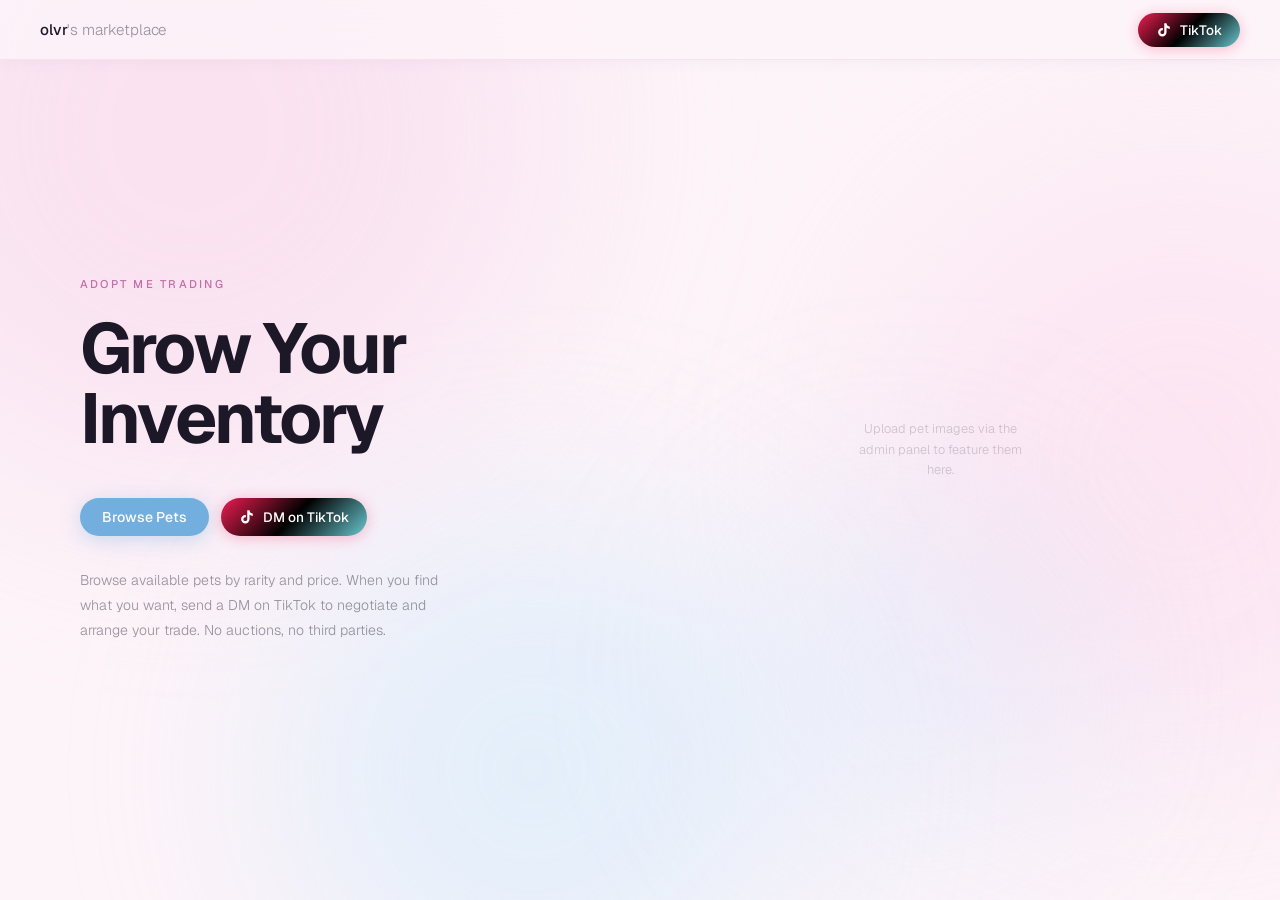
<file: index.html>
<!DOCTYPE html>
<html lang="en">
<head>

<link rel="icon" type="image/jpeg" href="favicon.jpg">
  
  <meta charset="UTF-8">
  <meta name="viewport" content="width=device-width, initial-scale=1.0">
  <title>olvr's marketplace</title>
  <link rel="preconnect" href="https://fonts.googleapis.com">
  <link href="https://fonts.googleapis.com/css2?family=Geist:wght@300;500;700&display=swap" rel="stylesheet">
  <link rel="stylesheet" href="style.css">
</head>
<body>

  <div class="bg-canvas">
    <div class="orb orb-1"></div>
    <div class="orb orb-2"></div>
    <div class="orb orb-3"></div>
    <div class="orb orb-4"></div>
  </div>

  <div class="page-wrap landing">

    <nav>
      <span class="nav-logo">olvr<span>'s marketplace</span></span>
      <div class="nav-right">
        <a href="#" id="nav-tiktok" class="tiktok-btn" target="_blank" rel="noopener">
          <svg viewBox="0 0 24 24" fill="currentColor"><path d="M19.59 6.69a4.83 4.83 0 01-3.77-4.25V2h-3.45v13.67a2.89 2.89 0 01-2.88 2.5 2.89 2.89 0 01-2.89-2.89 2.89 2.89 0 012.89-2.89c.28 0 .54.04.79.1V9.01a6.27 6.27 0 00-.79-.05 6.34 6.34 0 00-6.34 6.34 6.34 6.34 0 006.34 6.34 6.34 6.34 0 006.33-6.34V8.81a8.18 8.18 0 004.84 1.55V6.89a4.85 4.85 0 01-1.07-.2z"/></svg>
          TikTok
        </a>
      </div>
    </nav>

    <section class="hero">

      <div class="hero-left">
        <span class="hero-eyebrow">Adopt Me Trading</span>
        <h1 class="hero-slogan">Grow Your Inventory</h1>
        <div class="hero-actions">
          <a href="shop.html" class="btn btn-primary">Browse Pets</a>
          <a href="#" id="hero-tiktok" class="tiktok-btn" target="_blank" rel="noopener">
            <svg viewBox="0 0 24 24" fill="currentColor"><path d="M19.59 6.69a4.83 4.83 0 01-3.77-4.25V2h-3.45v13.67a2.89 2.89 0 01-2.88 2.5 2.89 2.89 0 01-2.89-2.89 2.89 2.89 0 012.89-2.89c.28 0 .54.04.79.1V9.01a6.27 6.27 0 00-.79-.05 6.34 6.34 0 00-6.34 6.34 6.34 6.34 0 006.34 6.34 6.34 6.34 0 006.33-6.34V8.81a8.18 8.18 0 004.84 1.55V6.89a4.85 4.85 0 01-1.07-.2z"/></svg>
            DM on TikTok
          </a>
        </div>
        <p class="hero-desc">Browse available pets by rarity and price. When you find what you want, send a DM on TikTok to negotiate and arrange your trade. No auctions, no third parties.</p>
      </div>

      <div class="hero-right" id="hero-right"></div>

    </section>

  </div>

  <script src="data.js"></script>
  <script>
    const s = getSettings();
    const ttUrl = 'https://www.tiktok.com/@' + s.tiktokUsername;
    document.getElementById('nav-tiktok').href  = ttUrl;
    document.getElementById('hero-tiktok').href = ttUrl;
    document.title = s.shopName;

    const withImages = getPets().filter(p => p.visible !== false && p.image);
    const featured = withImages.sort((a, b) => b.price - a.price)[0] || null;
    const right = document.getElementById('hero-right');

    if (featured) {
      right.innerHTML = `<img class="hero-featured-img" src="${featured.image}" alt="${featured.name}">`;
    } else {
      right.innerHTML = `<p class="hero-right-empty">Upload pet images via the admin panel to feature them here.</p>`;
    }
  </script>
</body>
</html>
</file>
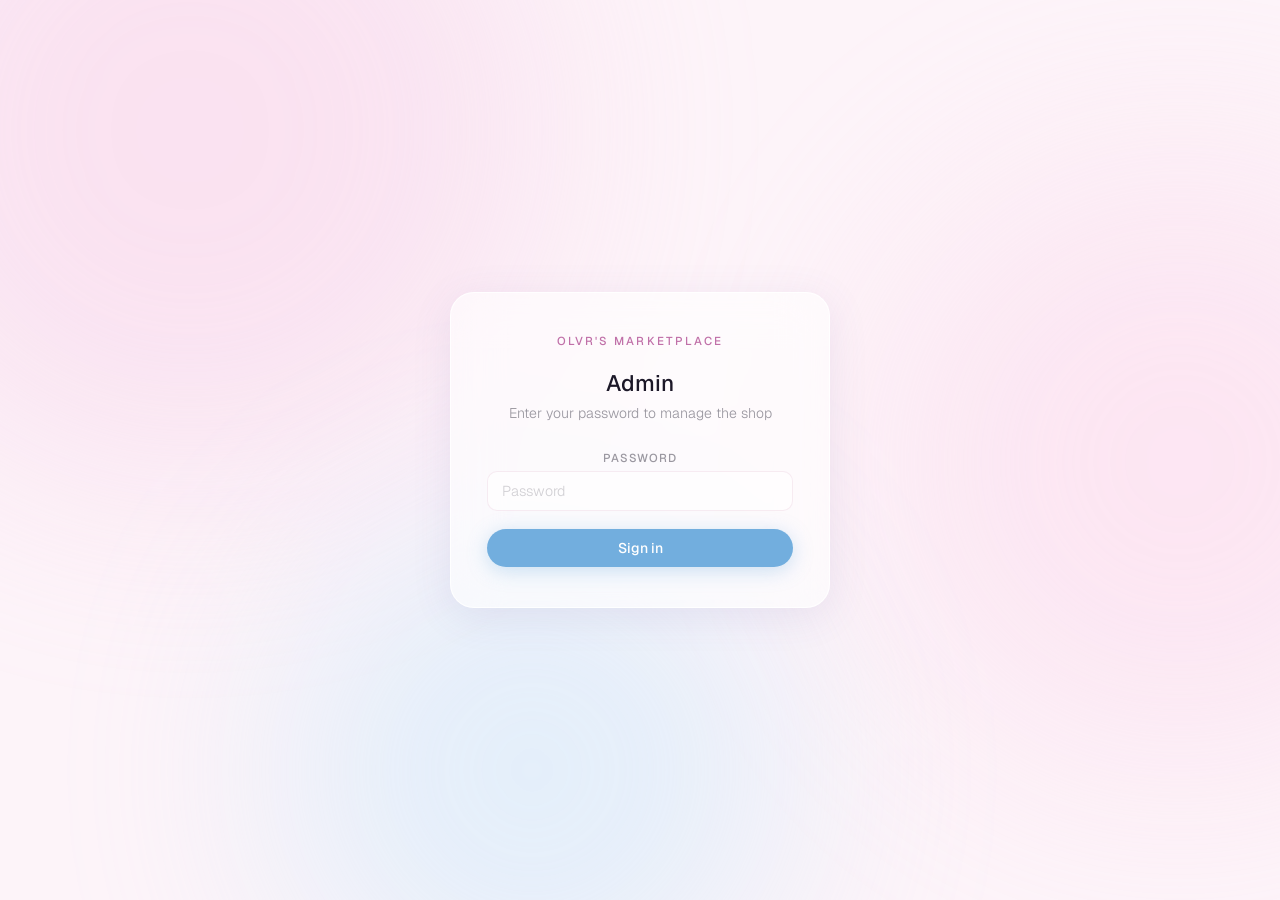
<file: admin.html>
<!DOCTYPE html>
<html lang="en">
<head>

  <link rel="icon" type="image/jpeg" href="favicon.jpg">
  
  <meta charset="UTF-8">
  <meta name="viewport" content="width=device-width, initial-scale=1.0">
  <title>olvr's marketplace</title>
  <link rel="preconnect" href="https://fonts.googleapis.com">
  <link href="https://fonts.googleapis.com/css2?family=Geist:wght@300;500&display=swap" rel="stylesheet">
  <link rel="stylesheet" href="style.css">
</head>
<body class="admin-body">

  <div class="bg-canvas">
    <div class="orb orb-1"></div>
    <div class="orb orb-2"></div>
    <div class="orb orb-3"></div>
  </div>
  <div class="grid-overlay"></div>

  <!-- Login -->
  <div id="login-screen" class="admin-login" style="position:relative;z-index:2">
    <div class="login-card">
      <p style="font-size:0.72rem;font-weight:500;letter-spacing:0.18em;text-transform:uppercase;color:var(--accent);margin-bottom:20px">olvr's marketplace</p>
      <h2>Admin</h2>
      <p>Enter your password to manage the shop</p>
      <div class="error-msg" id="login-error">Incorrect password</div>
      <div class="form-group">
        <label>Password</label>
        <input type="password" id="login-pw" placeholder="Password"
               onkeydown="if(event.key==='Enter')doLogin()">
      </div>
      <button class="btn btn-primary" style="width:100%;margin-top:4px" onclick="doLogin()">Sign in</button>
    </div>
  </div>

  <!-- Dashboard -->
  <div id="dashboard" style="display:none;position:relative;z-index:2">

    <div class="admin-nav">
      <h1>olvr's marketplace <span style="color:var(--subtle);font-weight:300;font-size:0.85rem">/ admin</span></h1>
      <div style="display:flex;gap:10px;align-items:center">
        <a href="shop.html" class="btn btn-sm">View shop</a>
        <button class="btn btn-sm" onclick="doLogout()">Sign out</button>
      </div>
    </div>

    <div class="admin-content">

      <!-- Stats -->
      <div class="admin-stats" id="admin-stats"></div>

      <!-- Settings -->
      <div class="admin-section">
        <h2>Settings</h2>
        <div class="settings-grid">
          <div class="form-group">
            <label>Shop Name</label>
            <input type="text" id="s-name" placeholder="olvr's marketplace">
          </div>
          <div class="form-group">
            <label>TikTok Username</label>
            <input type="text" id="s-tiktok" placeholder="olvr">
          </div>
          <div class="form-group">
            <label>Currency Symbol</label>
            <input type="text" id="s-currency" placeholder="$" style="max-width:80px">
          </div>
          <div class="form-group">
            <label>New Password</label>
            <input type="password" id="s-pw" placeholder="Leave blank to keep">
          </div>
        </div>
        <div style="margin-top:16px;display:flex;align-items:center;gap:14px">
          <button class="btn btn-primary" style="width:auto" onclick="saveSettingsForm()">Save settings</button>
          <span class="saved-msg" id="settings-saved">Saved</span>
        </div>
      </div>

      <!-- Add pet -->
      <div class="admin-section">
        <h2>Add New Pet</h2>
        <div class="add-pet-form" id="add-pet-form">
          <div class="form-group">
            <label>Name</label>
            <input type="text" id="np-name" placeholder="Shadow Dragon">
          </div>
          <div class="form-group">
            <label>Rarity</label>
            <select id="np-rarity">
              <option value="legendary">Legendary</option>
              <option value="ultra-rare">Ultra-Rare</option>
              <option value="rare">Rare</option>
              <option value="uncommon">Uncommon</option>
              <option value="common">Common</option>
            </select>
          </div>
          <div class="form-group">
            <label>Variant</label>
            <select id="np-variant">
              <option value="Normal">Normal</option>
              <option value="R">Ride (R)</option>
              <option value="FR">Fly Ride (FR)</option>
              <option value="NFR">Neon FR (NFR)</option>
              <option value="MFR">Mega NFR (MFR)</option>
            </select>
          </div>
          <div class="form-group">
            <label>Price</label>
            <input type="number" id="np-price" placeholder="45" min="0" step="0.01">
          </div>
          <div class="form-group">
            <label>Quantity</label>
            <input type="number" id="np-qty" placeholder="1" min="0">
          </div>
          <div class="form-group" style="grid-column:span 2">
            <label>Image (optional)</label>
            <div class="img-drop" id="np-drop" onclick="document.getElementById('np-img-input').click()">
              Click to upload image
              <img class="img-drop-preview" id="np-preview">
            </div>
            <input type="file" id="np-img-input" accept="image/*" style="display:none" onchange="previewNewPet(event)">
          </div>
          <div class="form-group" style="display:flex;align-items:flex-end">
            <button class="btn btn-primary" onclick="addPetForm()" style="white-space:nowrap;width:100%">Add Pet</button>
          </div>
        </div>
      </div>

      <!-- Pet table -->
      <div class="admin-section">
        <h2>Manage Pets</h2>
        <p style="font-size:0.8rem;font-weight:300;color:var(--muted);margin-bottom:16px">
          Edits save automatically on blur. Click the image thumbnail to change it.
        </p>
        <div style="overflow-x:auto">
          <table class="pet-table">
            <thead>
              <tr>
                <th>Image</th>
                <th>Name</th>
                <th>Rarity</th>
                <th>Variant</th>
                <th>Price</th>
                <th>Qty</th>
                <th>Visible</th>
                <th>Delete</th>
              </tr>
            </thead>
            <tbody id="pet-tbody"></tbody>
          </table>
        </div>
      </div>

    </div>
  </div>

  <script src="data.js"></script>
  <script>
    let authed = sessionStorage.getItem('adm') === '1';
    if (authed) showDash();

    async function doLogin() {
      const pw = document.getElementById('login-pw').value;
      const s  = getSettings();
      let match;
      if (s.adminPasswordHashed) {
        match = (await hashPassword(pw)) === s.adminPassword;
      } else {
        match = pw === s.adminPassword;
        if (match) {
          const h = await hashPassword(pw);
          saveSettings({ ...s, adminPassword: h, adminPasswordHashed: true });
        }
      }
      if (match) {
        sessionStorage.setItem('adm', '1');
        authed = true;
        showDash();
      } else {
        document.getElementById('login-error').style.display = 'block';
        document.getElementById('login-pw').value = '';
        document.getElementById('login-pw').focus();
      }
    }

    function doLogout() {
      sessionStorage.removeItem('adm');
      document.getElementById('dashboard').style.display = 'none';
      document.getElementById('login-screen').style.display = 'flex';
      document.getElementById('login-pw').value = '';
      document.getElementById('login-error').style.display = 'none';
    }

    function showDash() {
      document.getElementById('login-screen').style.display = 'none';
      document.getElementById('dashboard').style.display = 'block';
      loadSettingsForm();
      renderStats();
      renderTable();
    }

    function loadSettingsForm() {
      const s = getSettings();
      document.getElementById('s-name').value    = s.shopName;
      document.getElementById('s-tiktok').value  = s.tiktokUsername;
      document.getElementById('s-currency').value = s.currency || '$';
    }

    async function saveSettingsForm() {
      const cur   = getSettings();
      const newPw = document.getElementById('s-pw').value;
      let adminPassword       = cur.adminPassword;
      let adminPasswordHashed = cur.adminPasswordHashed !== false;
      if (newPw) {
        adminPassword       = await hashPassword(newPw);
        adminPasswordHashed = true;
      }
      saveSettings({
        shopName:            document.getElementById('s-name').value.trim()    || cur.shopName,
        tiktokUsername:      document.getElementById('s-tiktok').value.trim()  || cur.tiktokUsername,
        currency:            document.getElementById('s-currency').value.trim() || '$',
        adminPassword,
        adminPasswordHashed,
      });
      document.getElementById('s-pw').value = '';
      const msg = document.getElementById('settings-saved');
      msg.style.display = 'inline';
      setTimeout(() => msg.style.display = 'none', 2000);
      renderStats();
    }

    function renderStats() {
      const pets  = getPets();
      const vis   = pets.filter(p => p.visible !== false);
      const stock = vis.reduce((a,p) => a + (parseInt(p.quantity)||0), 0);
      const s     = getSettings();
      document.getElementById('admin-stats').innerHTML = `
        <div class="a-stat"><div class="a-stat-n">${pets.length}</div><div class="a-stat-l">Listings</div></div>
        <div class="a-stat"><div class="a-stat-n">${vis.length}</div><div class="a-stat-l">Visible</div></div>
        <div class="a-stat"><div class="a-stat-n">${stock}</div><div class="a-stat-l">Total Stock</div></div>
        <div class="a-stat"><div class="a-stat-n" style="font-size:1rem;word-break:break-all">@${s.tiktokUsername}</div><div class="a-stat-l">TikTok</div></div>`;
    }

    function esc(s) {
      return String(s||'').replace(/&/g,'&amp;').replace(/</g,'&lt;').replace(/>/g,'&gt;').replace(/"/g,'&quot;');
    }

    function renderTable() {
      const pets = getPets();
      document.getElementById('pet-tbody').innerHTML = pets.map(pet => {
        const vis = pet.visible !== false;
        const thumbHtml = pet.image
          ? `<img src="${pet.image}" class="pet-thumb" id="thumb-${pet.id}" alt="">`
          : `<div class="pet-thumb-placeholder" id="thumb-${pet.id}">${(pet.name||'?').charAt(0).toUpperCase()}</div>`;
        return `
          <tr id="row-${pet.id}">
            <td>
              <div class="img-cell">
                <label for="img-inp-${pet.id}" style="cursor:pointer" title="Click to change image">${thumbHtml}</label>
                <div>
                  <label class="img-upload-label" for="img-inp-${pet.id}">Change</label>
                  ${pet.image?`<br><button class="img-upload-label" style="margin-top:4px;border:none;background:rgba(239,68,68,0.12);color:#FCA5A5;cursor:pointer" onclick="removeImg(${pet.id})">Remove</button>`:''}
                </div>
                <input type="file" id="img-inp-${pet.id}" accept="image/*" style="display:none"
                       onchange="handleImg(event,${pet.id})">
              </div>
            </td>
            <td><input class="table-input" style="min-width:130px" value="${esc(pet.name)}"
                  onchange="sv(${pet.id},'name',this.value)"></td>
            <td>
              <select class="table-select" onchange="sv(${pet.id},'rarity',this.value)">
                ${['legendary','ultra-rare','rare','uncommon','common'].map(r=>
                  `<option value="${r}"${pet.rarity===r?' selected':''}>${r.charAt(0).toUpperCase()+r.slice(1)}</option>`
                ).join('')}
              </select>
            </td>
            <td>
              <select class="table-select" onchange="sv(${pet.id},'variant',this.value)">
                ${['Normal','R','FR','NFR','MFR'].map(v=>
                  `<option value="${v}"${pet.variant===v?' selected':''}>${v}</option>`
                ).join('')}
              </select>
            </td>
            <td><input class="table-input" type="number" style="width:80px" value="${pet.price}" min="0" step="0.01"
                  onchange="sv(${pet.id},'price',parseFloat(this.value)||0)"></td>
            <td><input class="table-input" type="number" style="width:66px" value="${pet.quantity}" min="0"
                  onchange="sv(${pet.id},'quantity',parseInt(this.value)||0)"></td>
            <td>
              <button class="toggle-vis ${vis?'on':'off'}" id="vis-${pet.id}"
                      onclick="toggleVis(${pet.id})">${vis?'Visible':'Hidden'}</button>
            </td>
            <td>
              <button class="btn btn-danger btn-sm" onclick="rmPet(${pet.id})">Delete</button>
            </td>
          </tr>`;
      }).join('');
    }

    function sv(id, field, value) {
      updatePet(id, { [field]: value });
      renderStats();
    }

    function handleImg(e, id) {
      const file = e.target.files[0];
      if (!file) return;
      const reader = new FileReader();
      reader.onload = ev => {
        updatePet(id, { image: ev.target.result });
        const thumb = document.getElementById('thumb-' + id);
        if (thumb) {
          const img = document.createElement('img');
          img.src = ev.target.result;
          img.className = 'pet-thumb';
          img.id = 'thumb-' + id;
          img.alt = '';
          thumb.replaceWith(img);
        }
        renderTable();
        renderStats();
      };
      reader.readAsDataURL(file);
    }

    function removeImg(id) {
      updatePet(id, { image: '' });
      renderTable();
    }

    function toggleVis(id) {
      const pet = getPets().find(p => p.id === id);
      if (!pet) return;
      const nv = pet.visible === false;
      updatePet(id, { visible: nv });
      const btn = document.getElementById('vis-' + id);
      if (btn) { btn.className = 'toggle-vis ' + (nv?'on':'off'); btn.textContent = nv?'Visible':'Hidden'; }
      renderStats();
    }

    function rmPet(id) {
      const pet = getPets().find(p => p.id === id);
      if (!pet || !confirm(`Delete "${pet.name}"?`)) return;
      deletePet(id);
      document.getElementById('row-' + id)?.remove();
      renderStats();
    }

    let newPetImage = '';
    function previewNewPet(e) {
      const file = e.target.files[0];
      if (!file) return;
      const reader = new FileReader();
      reader.onload = ev => {
        newPetImage = ev.target.result;
        const prev = document.getElementById('np-preview');
        prev.src = newPetImage; prev.style.display = 'block';
        document.getElementById('np-drop').textContent = '';
        document.getElementById('np-drop').appendChild(prev);
      };
      reader.readAsDataURL(file);
    }

    function addPetForm() {
      const name = document.getElementById('np-name').value.trim();
      if (!name) { alert('Please enter a pet name.'); return; }
      addPet({
        name,
        rarity:   document.getElementById('np-rarity').value,
        variant:  document.getElementById('np-variant').value,
        price:    parseFloat(document.getElementById('np-price').value) || 0,
        quantity: parseInt(document.getElementById('np-qty').value)     || 0,
        image:    newPetImage,
      });
      ['np-name','np-price','np-qty'].forEach(id => document.getElementById(id).value = '');
      document.getElementById('np-rarity').value  = 'legendary';
      document.getElementById('np-variant').value = 'Normal';
      document.getElementById('np-img-input').value = '';
      document.getElementById('np-drop').innerHTML = 'Click to upload image<img class="img-drop-preview" id="np-preview">';
      newPetImage = '';
      renderTable();
      renderStats();
    }
  </script>
</body>
</html>
</file>
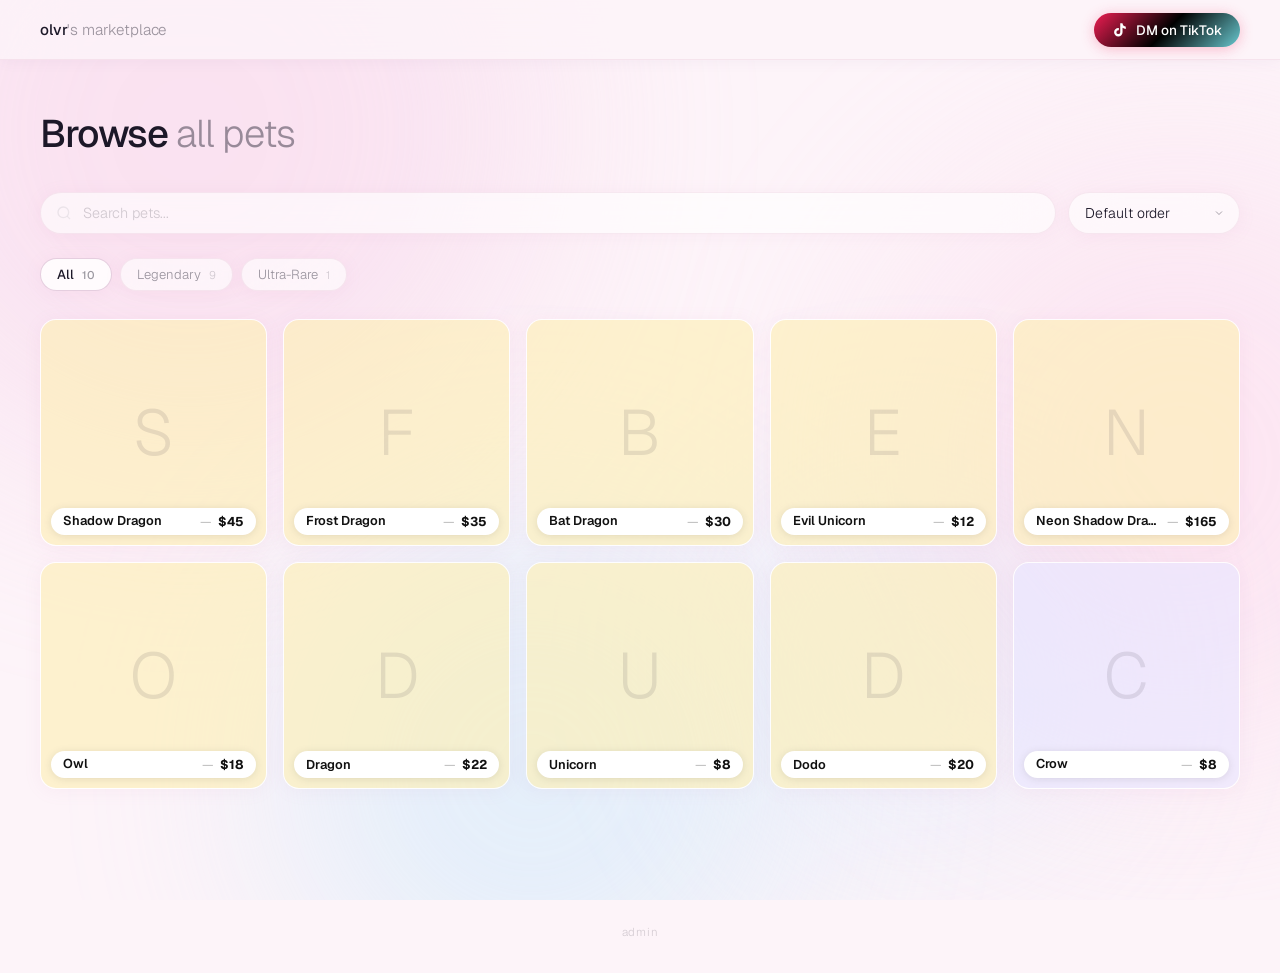
<file: pet.html>
<!DOCTYPE html>
<html lang="en">
<head>

<link rel="icon" type="image/jpeg" href="favicon.jpg">
  
  <meta charset="UTF-8">
  <meta name="viewport" content="width=device-width, initial-scale=1.0">
  <title>Pet — olvr's marketplace</title>
  <link rel="preconnect" href="https://fonts.googleapis.com">
  <link href="https://fonts.googleapis.com/css2?family=Geist:wght@300;500;700&display=swap" rel="stylesheet">
  <link rel="stylesheet" href="style.css">
</head>
<body>

  <div class="bg-canvas">
    <div class="orb orb-1"></div>
    <div class="orb orb-2"></div>
    <div class="orb orb-3"></div>
    <div class="orb orb-4"></div>
  </div>
  <div class="grid-overlay"></div>

  <div class="page-wrap pet-wrap">

    <nav>
      <a href="index.html" class="nav-logo">olvr<span>'s marketplace</span></a>
      <div class="nav-right">
        <a href="#" id="nav-tiktok" class="tiktok-btn" target="_blank" rel="noopener">
          <svg viewBox="0 0 24 24" fill="currentColor" width="16" height="16"><path d="M19.59 6.69a4.83 4.83 0 01-3.77-4.25V2h-3.45v13.67a2.89 2.89 0 01-2.88 2.5 2.89 2.89 0 01-2.89-2.89 2.89 2.89 0 012.89-2.89c.28 0 .54.04.79.1V9.01a6.27 6.27 0 00-.79-.05 6.34 6.34 0 00-6.34 6.34 6.34 6.34 0 006.34 6.34 6.34 6.34 0 006.33-6.34V8.81a8.18 8.18 0 004.84 1.55V6.89a4.85 4.85 0 01-1.07-.2z"/></svg>
          DM on TikTok
        </a>
      </div>
    </nav>

    <div class="pet-detail" id="pet-detail">
      <div class="pet-detail-img-side" id="img-side"></div>
      <div class="pet-detail-content">
        <a href="shop.html" class="pet-detail-back">
          <svg width="14" height="14" viewBox="0 0 24 24" fill="none" stroke="currentColor" stroke-width="2"><path d="m15 18-6-6 6-6"/></svg>
          Back to listings
        </a>
        <div class="pet-detail-badges" id="detail-badges"></div>
        <h1 class="pet-detail-name" id="detail-name"></h1>
        <div class="pet-detail-price" id="detail-price"></div>
        <div class="pet-detail-meta">
          <div class="meta-block">
            <div class="meta-label">Available</div>
            <div class="meta-value" id="detail-qty"></div>
          </div>
          <div class="meta-block">
            <div class="meta-label">Rarity</div>
            <div class="meta-value" id="detail-rarity"></div>
          </div>
        </div>
        <div class="addons-section">
          <div class="addons-section-label">Addons</div>
          <div class="addons-row" id="detail-addons"></div>
        </div>
        <a href="#" id="detail-tiktok" class="pet-detail-tiktok" target="_blank" rel="noopener">
          <svg viewBox="0 0 24 24" fill="currentColor" width="18" height="18"><path d="M19.59 6.69a4.83 4.83 0 01-3.77-4.25V2h-3.45v13.67a2.89 2.89 0 01-2.88 2.5 2.89 2.89 0 01-2.89-2.89 2.89 2.89 0 012.89-2.89c.28 0 .54.04.79.1V9.01a6.27 6.27 0 00-.79-.05 6.34 6.34 0 00-6.34 6.34 6.34 6.34 0 006.34 6.34 6.34 6.34 0 006.33-6.34V8.81a8.18 8.18 0 004.84 1.55V6.89a4.85 4.85 0 01-1.07-.2z"/></svg>
          Message me on TikTok to negotiate
        </a>
        <p class="pet-detail-note">No in-site purchasing — all trades arranged via TikTok DM</p>
      </div>
    </div>

  </div>

  <script src="data.js"></script>
  <script>
    const cfg = getSettings();
    const cur = cfg.currency || '$';
    const ttUrl = 'https://www.tiktok.com/@' + cfg.tiktokUsername;
    document.getElementById('nav-tiktok').href  = ttUrl;
    document.getElementById('detail-tiktok').href = ttUrl;

    const RARITY_LABEL = { legendary: 'Legendary', 'ultra-rare': 'Ultra-Rare', rare: 'Rare', uncommon: 'Uncommon', common: 'Common' };

    const ADDON_MAP = {
      Normal: [],
      R:   ['Ride'],
      FR:  ['Fly', 'Ride'],
      NFR: ['Neon', 'Fly', 'Ride'],
      MFR: ['Mega', 'Neon', 'Fly', 'Ride'],
    };
    const ALL_ADDONS = ['Fly', 'Ride', 'Neon', 'Mega'];

    const RARITY_PH = {
      legendary:   'rgba(253,230,138,0.4)',
      'ultra-rare':'rgba(221,214,254,0.4)',
      rare:        'rgba(191,219,254,0.4)',
      uncommon:    'rgba(167,243,208,0.4)',
      common:      'rgba(226,232,240,0.4)',
    };

    const id  = parseInt(new URLSearchParams(location.search).get('id'));
    const pet = getPets().find(p => p.id === id);

    if (!pet) {
      location.href = 'shop.html';
    } else {
      document.title = pet.name + " — olvr's marketplace";

      const imgSide = document.getElementById('img-side');
      if (pet.image) {
        imgSide.innerHTML = `<img src="${pet.image}" alt="${pet.name}">`;
      } else {
        const bg = RARITY_PH[pet.rarity] || 'rgba(226,232,240,0.4)';
        imgSide.innerHTML = `<div class="pet-detail-img-placeholder" style="background:${bg}">${pet.name.charAt(0).toUpperCase()}</div>`;
      }

      const varLabel = { Normal:'Normal', R:'Ride', FR:'Fly Ride', NFR:'Neon FR', MFR:'Mega NFR' }[pet.variant] || pet.variant;
      const showVar  = pet.variant && pet.variant !== 'Normal';
      document.getElementById('detail-badges').innerHTML = `
        <span class="badge badge-${pet.rarity}">${RARITY_LABEL[pet.rarity] || pet.rarity}</span>
        ${showVar ? `<span class="badge badge-variant">${varLabel}</span>` : ''}`;

      document.getElementById('detail-name').textContent  = pet.name;
      document.getElementById('detail-price').textContent = cur + Number(pet.price).toLocaleString();
      document.getElementById('detail-qty').textContent   = pet.quantity > 0 ? pet.quantity : 'Sold out';
      document.getElementById('detail-rarity').textContent = RARITY_LABEL[pet.rarity] || pet.rarity;

      const active = ADDON_MAP[pet.variant] || [];
      document.getElementById('detail-addons').innerHTML = ALL_ADDONS.map(a =>
        `<span class="addon-pill ${active.includes(a) ? 'on' : 'off'}">${a}</span>`
      ).join('');
    }
  </script>
</body>
</html>
</file>
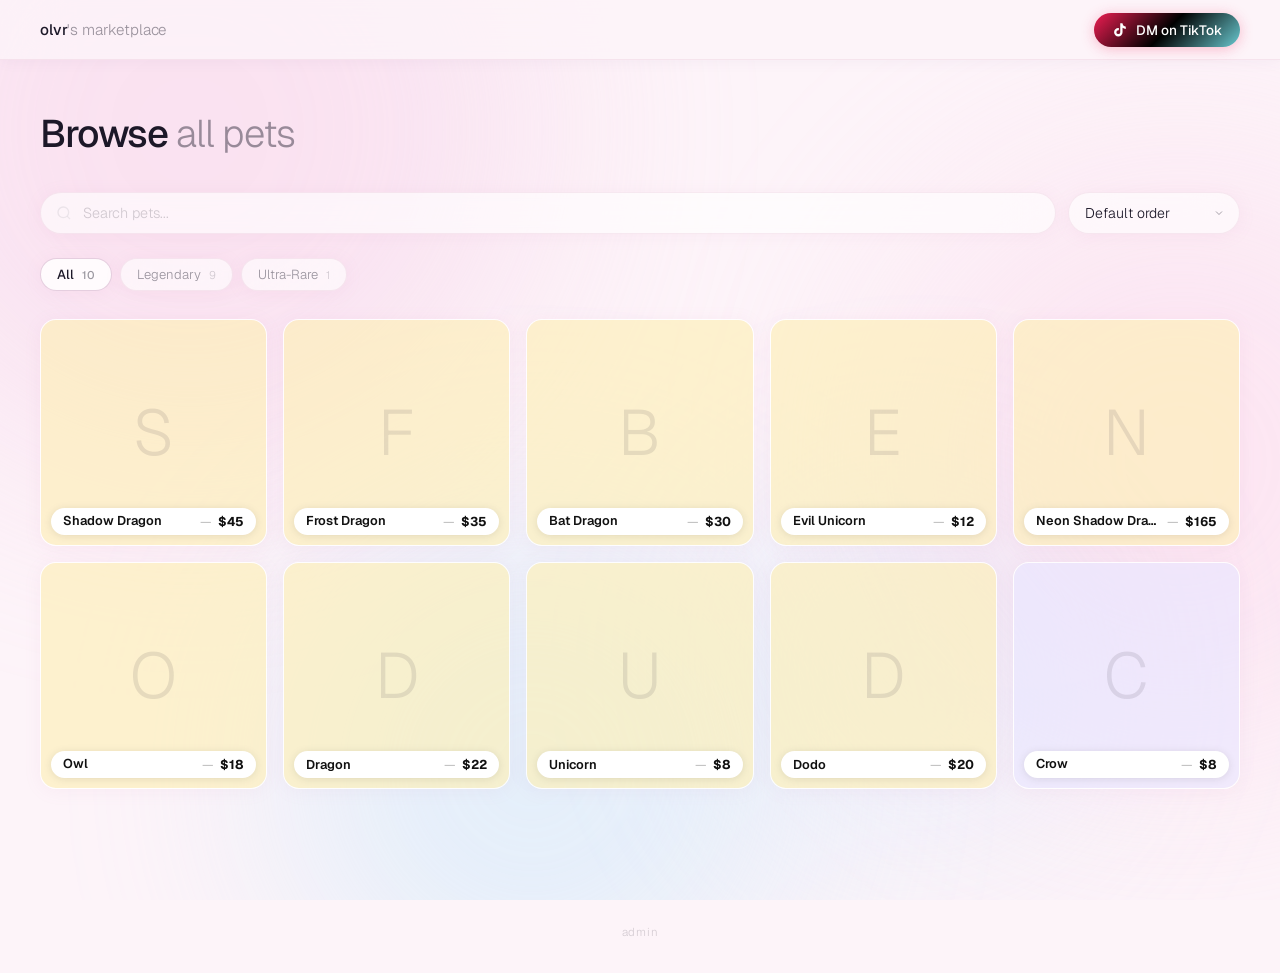
<file: shop.html>
<!DOCTYPE html>
<html lang="en">
<head>

<link rel="icon" type="image/jpeg" href="favicon.jpg">
  
  <meta charset="UTF-8">
  <meta name="viewport" content="width=device-width, initial-scale=1.0">
  <title>Browse — olvr's marketplace</title>
  <link rel="preconnect" href="https://fonts.googleapis.com">
  <link href="https://fonts.googleapis.com/css2?family=Geist:wght@300;500&display=swap" rel="stylesheet">
  <link rel="stylesheet" href="style.css">
</head>
<body>

  <div class="bg-canvas">
    <div class="orb orb-1"></div>
    <div class="orb orb-2"></div>
    <div class="orb orb-3"></div>
    <div class="orb orb-4"></div>
  </div>
  <div class="grid-overlay"></div>

  <div class="page-wrap shop-wrap">

    <nav>
      <a href="index.html" class="nav-logo">olvr<span>'s marketplace</span></a>
      <div class="nav-right">
        <a href="#" id="nav-tiktok" class="tiktok-btn" target="_blank" rel="noopener">
          <svg viewBox="0 0 24 24" fill="currentColor" width="16" height="16"><path d="M19.59 6.69a4.83 4.83 0 01-3.77-4.25V2h-3.45v13.67a2.89 2.89 0 01-2.88 2.5 2.89 2.89 0 01-2.89-2.89 2.89 2.89 0 012.89-2.89c.28 0 .54.04.79.1V9.01a6.27 6.27 0 00-.79-.05 6.34 6.34 0 00-6.34 6.34 6.34 6.34 0 006.34 6.34 6.34 6.34 0 006.33-6.34V8.81a8.18 8.18 0 004.84 1.55V6.89a4.85 4.85 0 01-1.07-.2z"/></svg>
          DM on TikTok
        </a>
      </div>
    </nav>

    <div class="shop-hero">
      <h1 class="shop-title-line">Browse <span>all pets</span></h1>
    </div>

    <div class="controls">
      <div class="search-wrap">
        <svg class="search-icon" viewBox="0 0 24 24" fill="none" stroke="currentColor" stroke-width="2">
          <circle cx="11" cy="11" r="8"/><path d="m21 21-4.35-4.35"/>
        </svg>
        <input type="text" class="search-bar" id="search" placeholder="Search pets...">
      </div>
      <select class="sort-select" id="sort">
        <option value="default">Default order</option>
        <option value="price-asc">Price: Low to High</option>
        <option value="price-desc">Price: High to Low</option>
        <option value="qty-desc">Most available</option>
        <option value="name-asc">Name A–Z</option>
      </select>
    </div>

    <div class="filters" id="filters"></div>

    <div class="pets-grid" id="pets-grid"></div>

  </div>

  <!-- Footer admin link -->
  <footer style="position:relative;z-index:2;text-align:center;padding:20px 0 32px">
    <a href="admin.html" style="font-size:0.72rem;font-weight:300;color:rgba(28,24,40,0.18);letter-spacing:0.06em;transition:color 0.2s"
       onmouseover="this.style.color='rgba(28,24,40,0.45)'" onmouseout="this.style.color='rgba(28,24,40,0.18)'">
      admin
    </a>
  </footer>

  <script src="data.js"></script>
  <script>
    const cfg = getSettings();
    const cur = cfg.currency || '$';
    document.getElementById('nav-tiktok').href = 'https://www.tiktok.com/@' + cfg.tiktokUsername;

    const RARITY_ORDER = { legendary: 0, 'ultra-rare': 1, rare: 2, uncommon: 3, common: 4 };
    const RARITY_LABEL = { legendary: 'Legendary', 'ultra-rare': 'Ultra-Rare', rare: 'Rare', uncommon: 'Uncommon', common: 'Common' };

    let activeRarity = 'all';
    let query = '';
    let sortMode = 'default';

    function allVisible() { return getPets().filter(p => p.visible !== false); }

    function buildFilters(pets) {
      const counts = {};
      pets.forEach(p => { counts[p.rarity] = (counts[p.rarity]||0)+1; });
      const rarities = ['legendary','ultra-rare','rare','uncommon','common'].filter(r => counts[r]);
      document.getElementById('filters').innerHTML = `
        <button class="filter-pill ${activeRarity==='all'?'active':''}" data-rarity="all">
          All <span class="pill-count">${pets.length}</span>
        </button>
        ${rarities.map(r => `
          <button class="filter-pill ${activeRarity===r?'active':''}" data-rarity="${r}">
            ${RARITY_LABEL[r]} <span class="pill-count">${counts[r]}</span>
          </button>`).join('')}`;
      document.querySelectorAll('.filter-pill').forEach(btn => {
        btn.onclick = () => { activeRarity = btn.dataset.rarity; render(); };
      });
    }

    function sortPets(list) {
      const copy = [...list];
      if (sortMode === 'price-asc')  return copy.sort((a,b) => a.price - b.price);
      if (sortMode === 'price-desc') return copy.sort((a,b) => b.price - a.price);
      if (sortMode === 'qty-desc')   return copy.sort((a,b) => b.quantity - a.quantity);
      if (sortMode === 'name-asc')   return copy.sort((a,b) => a.name.localeCompare(b.name));
      return copy.sort((a,b) => (RARITY_ORDER[a.rarity]??5) - (RARITY_ORDER[b.rarity]??5));
    }

    function render() {
      const all = allVisible();
      buildFilters(all);
      let list = all.filter(p => {
        const mR = activeRarity === 'all' || p.rarity === activeRarity;
        const mQ = !query || p.name.toLowerCase().includes(query.toLowerCase());
        return mR && mQ;
      });
      list = sortPets(list);

      const grid = document.getElementById('pets-grid');
      if (!list.length) {
        grid.innerHTML = `<div class="empty-state"><h3>No pets found</h3><p>Try a different filter or search</p></div>`;
        return;
      }

      grid.innerHTML = list.map((pet, i) => {
        const imgHtml = pet.image
          ? `<img class="card-img-full" src="${pet.image}" alt="${pet.name}" loading="lazy">`
          : `<div class="card-placeholder-full rarity-ph-${pet.rarity}"><span class="card-placeholder-letter">${pet.name.charAt(0)}</span></div>`;
        return `
          <div class="pet-card ${pet.quantity===0?'sold-out':''}"
               data-rarity="${pet.rarity}"
               style="animation-delay:${i*0.04}s"
               onclick="location.href='pet.html?id=${pet.id}'">
            ${pet.quantity===0?'<span class="sold-out-tag">Sold Out</span>':''}
            ${imgHtml}
            <div class="card-info">
              <div class="card-name">${pet.name}</div>
              <span class="card-sep">—</span>
              <div class="card-price">${cur}${Number(pet.price).toLocaleString()}</div>
            </div>
          </div>`;
      }).join('');
    }

    document.getElementById('search').oninput = e => { query = e.target.value; render(); };
    document.getElementById('sort').onchange  = e => { sortMode = e.target.value; render(); };
    render();
  </script>
</body>
</html>
</file>
<file: style.css>
@import url('https://fonts.googleapis.com/css2?family=Geist:wght@300;500&display=swap');

:root {
  --surface:   rgba(255, 255, 255, 0.62);
  --surface-2: rgba(255, 255, 255, 0.84);
  --border:    rgba(210, 150, 185, 0.18);
  --border-2:  rgba(180, 120, 165, 0.34);
  --text:      #1C1828;
  --muted:     rgba(28, 24, 40, 0.44);
  --subtle:    rgba(28, 24, 40, 0.20);
  --accent:    #C070A8;
  --font:      'Geist', 'Helvetica Neue', Helvetica, Arial, sans-serif;
  --radius:    16px;
  --blur:      blur(24px);
  --shadow:    0 2px 18px rgba(210, 130, 175, 0.08);
  --shadow-2:  0 10px 34px rgba(190, 100, 155, 0.13);
}

*, *::before, *::after { box-sizing: border-box; margin: 0; padding: 0; }
html { scroll-behavior: smooth; }
body {
  font-family: var(--font);
  font-weight: 300;
  min-height: 100vh;
  overflow-x: hidden;
  background: #FDF4F9;
  color: var(--text);
}
a { color: inherit; text-decoration: none; }
button { font-family: var(--font); cursor: pointer; }
input, select { font-family: var(--font); }

.bg-canvas {
  position: fixed; inset: 0; z-index: 0;
  overflow: hidden; pointer-events: none;
}
.orb {
  position: absolute; border-radius: 50%;
  filter: blur(110px); opacity: 0.38;
  animation: orbDrift ease-in-out infinite;
}
.orb-1 { width: 700px; height: 700px; background: #F5C6E4; top: -220px; left: -160px; animation-duration: 30s; }
.orb-2 { width: 600px; height: 600px; background: #FBCFE8; top: 18%;  right: -200px; animation-duration: 38s; animation-delay: -10s; }
.orb-3 { width: 500px; height: 500px; background: #BAE6FD; bottom: -120px; left: 22%; animation-duration: 26s; animation-delay: -6s; }
.orb-4 { width: 350px; height: 350px; background: #C2E4FF; top: 55%;  left: 58%; animation-duration: 33s; animation-delay: -14s; opacity: 0.30; }

@keyframes orbDrift {
  0%,100% { transform: translate(0,0) scale(1); }
  25%      { transform: translate(40px,-28px) scale(1.06); }
  50%      { transform: translate(14px,48px) scale(0.94); }
  75%      { transform: translate(-28px,14px) scale(1.03); }
}

.page-wrap { position: relative; z-index: 2; }

.btn {
  display: inline-flex; align-items: center; justify-content: center; gap: 8px;
  padding: 10px 22px; border-radius: 100px;
  background: var(--surface); backdrop-filter: var(--blur); -webkit-backdrop-filter: var(--blur);
  border: 1px solid var(--border-2);
  color: var(--text); font-weight: 500; font-size: 0.88rem;
  transition: all 0.22s; cursor: pointer; box-shadow: var(--shadow);
}
.btn:hover { background: var(--surface-2); transform: translateY(-1px); box-shadow: var(--shadow-2); }

.btn-primary {
  background: #72AEDE; border: none; color: #fff;
  box-shadow: 0 4px 20px rgba(114, 174, 222, 0.36);
}
.btn-primary:hover { background: #5E9DD0; box-shadow: 0 6px 28px rgba(114, 174, 222, 0.5); transform: translateY(-2px); }

.btn-danger { background: rgba(239,68,68,0.08); border-color: rgba(239,68,68,0.22); color: #B91C1C; font-size: 0.8rem; padding: 6px 14px; }
.btn-danger:hover { background: rgba(239,68,68,0.15); }
.btn-sm { padding: 7px 16px; font-size: 0.82rem; }

nav {
  position: fixed; top: 0; left: 0; right: 0; z-index: 100; height: 60px;
  background: rgba(253, 244, 249, 0.82);
  backdrop-filter: blur(32px); -webkit-backdrop-filter: blur(32px);
  border-bottom: 1px solid var(--border);
  box-shadow: 0 1px 14px rgba(100, 80, 155, 0.06);
  display: flex; align-items: center; justify-content: space-between;
  padding: 0 40px;
}
.nav-logo { font-weight: 500; font-size: 0.95rem; letter-spacing: -0.01em; color: var(--text); }
.nav-logo span { color: var(--muted); font-weight: 300; }
.nav-right { display: flex; align-items: center; gap: 12px; }

.tiktok-btn {
  display: inline-flex; align-items: center; gap: 8px;
  background: linear-gradient(135deg, #EE1D52 0%, #010101 50%, #69C9D0 100%);
  color: #fff;
  padding: 8px 18px; border-radius: 100px;
  font-weight: 500; font-size: 0.85rem;
  transition: all 0.22s; border: none;
  box-shadow: 0 2px 14px rgba(238, 29, 82, 0.28);
}
.tiktok-btn:hover { filter: brightness(1.1); transform: translateY(-1px); box-shadow: 0 4px 22px rgba(238, 29, 82, 0.4); }
.tiktok-btn svg { width: 16px; height: 16px; flex-shrink: 0; }

.landing { min-height: 100vh; }

.hero {
  display: grid;
  grid-template-columns: 1fr 1fr;
  min-height: 100vh;
}

.hero-left {
  display: flex; flex-direction: column; justify-content: center;
  padding: 100px 52px 80px 80px;
}

.hero-eyebrow {
  font-size: 0.7rem; font-weight: 500;
  letter-spacing: 0.2em; text-transform: uppercase;
  color: var(--accent); margin-bottom: 22px;
  opacity: 0; animation: fadeUp 0.5s 0.1s ease forwards;
}

.hero-slogan {
  font-size: clamp(3rem, 5.5vw, 5.2rem);
  font-weight: 700;
  line-height: 1.0;
  letter-spacing: -0.04em;
  color: var(--text);
  margin-bottom: 44px;
  opacity: 0; animation: fadeUp 0.7s 0.25s ease forwards;
}

.hero-actions {
  display: flex; gap: 12px; flex-wrap: wrap;
  margin-bottom: 32px;
  opacity: 0; animation: fadeUp 0.7s 0.42s ease forwards;
}

.hero-desc {
  font-size: 0.88rem; font-weight: 300;
  color: var(--muted); line-height: 1.78; max-width: 360px;
  opacity: 0; animation: fadeUp 0.7s 0.58s ease forwards;
}

.hero-right {
  display: flex; align-items: center; justify-content: center;
  padding: 80px 80px 80px 40px;
  opacity: 0; animation: fadeIn 1s 0.05s ease forwards;
}

.hero-featured-img {
  max-width: 88%;
  max-height: 72vh;
  object-fit: contain;
  filter: drop-shadow(0 24px 56px rgba(90, 70, 150, 0.22));
}

.hero-right-empty {
  font-size: 0.8rem; font-weight: 300;
  color: var(--subtle); text-align: center; max-width: 180px; line-height: 1.6;
}

.shop-wrap { padding-top: 60px; min-height: 100vh; }

.shop-hero { padding: 48px 40px 28px; max-width: 1280px; margin: 0 auto; }
.shop-title-line { font-size: clamp(1.6rem, 3.5vw, 2.4rem); font-weight: 500; letter-spacing: -0.03em; margin-bottom: 6px; }
.shop-title-line span { color: var(--muted); font-weight: 300; }

.shop-stats {
  display: flex; gap: 24px; flex-wrap: wrap;
  margin: 18px 0 32px; padding: 13px 20px;
  background: var(--surface); backdrop-filter: var(--blur); -webkit-backdrop-filter: var(--blur);
  border: 1px solid var(--border); border-radius: 12px; box-shadow: var(--shadow);
}
.shop-stat { font-size: 0.82rem; color: var(--muted); font-weight: 300; }
.shop-stat strong { color: var(--text); font-weight: 500; }

.controls { max-width: 1280px; margin: 0 auto; padding: 0 40px 24px; display: flex; align-items: center; gap: 12px; flex-wrap: wrap; }

.search-wrap { flex: 1; min-width: 200px; position: relative; }
.search-icon { position: absolute; left: 16px; top: 50%; transform: translateY(-50%); width: 16px; height: 16px; color: var(--muted); pointer-events: none; }
.search-bar {
  width: 100%; padding: 11px 16px 11px 42px;
  background: var(--surface); backdrop-filter: var(--blur); -webkit-backdrop-filter: var(--blur);
  border: 1px solid var(--border); border-radius: 100px;
  color: var(--text); font-size: 0.9rem; font-weight: 300;
  outline: none; transition: border-color 0.2s, background 0.2s; box-shadow: var(--shadow);
}
.search-bar::placeholder { color: var(--subtle); }
.search-bar:focus { border-color: var(--border-2); background: var(--surface-2); }

.sort-select {
  padding: 11px 36px 11px 16px; border-radius: 100px;
  background: var(--surface); backdrop-filter: var(--blur); -webkit-backdrop-filter: var(--blur);
  border: 1px solid var(--border); color: var(--text); font-size: 0.88rem; font-weight: 300;
  outline: none; cursor: pointer; transition: border-color 0.2s; box-shadow: var(--shadow);
  appearance: none;
  background-image: url("data:image/svg+xml,%3Csvg xmlns='http://www.w3.org/2000/svg' width='12' height='12' viewBox='0 0 24 24' fill='none' stroke='rgba(28,24,40,0.4)' stroke-width='2'%3E%3Cpath d='m6 9 6 6 6-6'/%3E%3C/svg%3E");
  background-repeat: no-repeat; background-position: right 14px center;
}
.sort-select:focus { border-color: var(--border-2); }
.sort-select option { background: #FDF4F9; }

.filters { max-width: 1280px; margin: 0 auto; padding: 0 40px 28px; display: flex; gap: 8px; flex-wrap: wrap; }
.filter-pill {
  padding: 7px 16px; border-radius: 100px;
  background: var(--surface); backdrop-filter: var(--blur); -webkit-backdrop-filter: var(--blur);
  border: 1px solid var(--border); color: var(--muted); font-size: 0.82rem; font-weight: 300;
  cursor: pointer; transition: all 0.2s; box-shadow: var(--shadow);
}
.filter-pill:hover { background: var(--surface-2); border-color: var(--border-2); color: var(--text); }
.filter-pill.active { background: var(--surface-2); border-color: var(--border-2); color: var(--text); font-weight: 500; }
.pill-count { display: inline-block; margin-left: 5px; font-size: 0.7rem; color: var(--subtle); }
.filter-pill.active .pill-count { color: var(--muted); }

.filter-pill[data-rarity="legendary"].active  { border-color: rgba(214,163,60,0.45); color: #92400E; }
.filter-pill[data-rarity="ultra-rare"].active { border-color: rgba(160,118,220,0.4); color: #5B21B6; }
.filter-pill[data-rarity="rare"].active       { border-color: rgba(96,165,250,0.4);  color: #1E40AF; }
.filter-pill[data-rarity="uncommon"].active   { border-color: rgba(74,222,128,0.4);  color: #065F46; }
.filter-pill[data-rarity="common"].active     { border-color: rgba(148,163,184,0.4); color: #475569; }

.pets-grid { max-width: 1280px; margin: 0 auto; padding: 0 40px 64px; display: grid; grid-template-columns: repeat(auto-fill, minmax(200px, 1fr)); gap: 16px; }

.pet-card {
  aspect-ratio: 1 / 1;
  position: relative; overflow: hidden;
  border-radius: var(--radius); cursor: pointer;
  border: 1px solid rgba(255,255,255,0.78);
  box-shadow: var(--shadow);
  transition: transform 0.28s cubic-bezier(.25,.8,.25,1), box-shadow 0.28s, border-color 0.28s;
  opacity: 0; animation: fadeUp 0.45s ease forwards;
  background: rgba(255,255,255,0.4);
}
.pet-card:hover { transform: translateY(-6px); border-color: rgba(255,255,255,0.95); box-shadow: var(--shadow-2); }

.pet-card[data-rarity="legendary"]:hover  { box-shadow: 0 0 28px rgba(251,191,36,0.22),  var(--shadow-2); border-color: rgba(251,191,36,0.3); }
.pet-card[data-rarity="ultra-rare"]:hover { box-shadow: 0 0 28px rgba(167,139,250,0.22), var(--shadow-2); border-color: rgba(167,139,250,0.35); }
.pet-card[data-rarity="rare"]:hover       { box-shadow: 0 0 28px rgba(96,165,250,0.22),  var(--shadow-2); border-color: rgba(96,165,250,0.3); }
.pet-card[data-rarity="uncommon"]:hover   { box-shadow: 0 0 28px rgba(74,222,128,0.22),  var(--shadow-2); border-color: rgba(74,222,128,0.3); }
.pet-card.sold-out { opacity: 0.48; animation: fadeUp 0.45s ease forwards; }

.sold-out-tag {
  position: absolute; top: 12px; right: 12px; z-index: 5;
  padding: 4px 10px; border-radius: 6px;
  background: rgba(255,255,255,0.86); backdrop-filter: blur(8px); -webkit-backdrop-filter: blur(8px);
  border: 1px solid rgba(255,255,255,0.95);
  font-size: 0.68rem; font-weight: 500; letter-spacing: 0.1em; text-transform: uppercase; color: var(--muted);
}

.card-img-full {
  position: absolute; inset: 0;
  width: 100%; height: 100%; object-fit: cover;
  transition: transform 0.4s;
}
.pet-card:hover .card-img-full { transform: scale(1.06); }

.card-placeholder-full {
  position: absolute; inset: 0;
  display: flex; align-items: center; justify-content: center;
}
.card-placeholder-letter { font-size: 4rem; font-weight: 300; color: rgba(28,24,40,0.1); text-transform: uppercase; user-select: none; }

.rarity-ph-legendary   { background: rgba(253,230,138,0.4); }
.rarity-ph-ultra-rare  { background: rgba(221,214,254,0.4); }
.rarity-ph-rare        { background: rgba(191,219,254,0.4); }
.rarity-ph-uncommon    { background: rgba(167,243,208,0.4); }
.rarity-ph-common      { background: rgba(226,232,240,0.4); }

.card-rarity-line { position: absolute; top: 0; left: 0; right: 0; height: 3px; z-index: 3; }
.rarity-bar-legendary  { background: #FCD34D; }
.rarity-bar-ultra-rare { background: #C4B5FD; }
.rarity-bar-rare       { background: #93C5FD; }
.rarity-bar-uncommon   { background: #86EFAC; }
.rarity-bar-common     { background: #CBD5E1; }

.card-info {
  position: absolute; bottom: 10px; left: 10px; right: 10px; z-index: 2;
  display: inline-flex; align-items: center;
  background: #fff; color: #111;
  padding: 5px 12px; border-radius: 100px;
  max-width: calc(100% - 20px);
  box-shadow: 0 1px 8px rgba(0,0,0,0.10);
  pointer-events: none; overflow: hidden;
}
.card-name {
  font-size: 0.8rem; font-weight: 600; line-height: 1;
  white-space: nowrap; overflow: hidden; text-overflow: ellipsis;
  flex: 1; min-width: 0;
}
.card-sep { padding: 0 6px; opacity: 0.35; flex-shrink: 0; font-size: 0.8rem; }
.card-price {
  font-size: 0.8rem; font-weight: 700;
  white-space: nowrap; flex-shrink: 0;
}

.badge { padding: 3px 9px; border-radius: 6px; font-size: 0.68rem; font-weight: 500; letter-spacing: 0.03em; border: 1px solid; }
.badge-legendary  { background: rgba(253,230,138,0.5);  border-color: rgba(251,191,36,0.3);   color: #92400E; }
.badge-ultra-rare { background: rgba(221,214,254,0.55); border-color: rgba(196,181,253,0.35); color: #5B21B6; }
.badge-rare       { background: rgba(191,219,254,0.55); border-color: rgba(147,197,253,0.35); color: #1E40AF; }
.badge-uncommon   { background: rgba(167,243,208,0.55); border-color: rgba(134,239,172,0.35); color: #065F46; }
.badge-common     { background: rgba(226,232,240,0.55); border-color: rgba(203,213,225,0.35); color: #475569; }
.badge-variant    { background: rgba(210,150,185,0.1);  border-color: rgba(192,112,168,0.2);  color: var(--muted); }

.pet-wrap { padding-top: 60px; min-height: 100vh; }

.pet-detail {
  display: grid; grid-template-columns: 1fr 1fr;
  min-height: calc(100vh - 60px);
}

.pet-detail-img-side {
  display: flex; align-items: center; justify-content: center;
  padding: 60px 40px 60px 80px;
}
.pet-detail-img-side img {
  max-width: 100%; max-height: 72vh; object-fit: contain;
  filter: drop-shadow(0 24px 56px rgba(192,112,168,0.26));
}
.pet-detail-img-placeholder {
  width: 72%; aspect-ratio: 1; border-radius: 24px;
  display: flex; align-items: center; justify-content: center;
  font-size: 8rem; font-weight: 300; color: rgba(28,24,40,0.08); text-transform: uppercase;
}

.pet-detail-content {
  display: flex; flex-direction: column; justify-content: center;
  padding: 80px 80px 80px 40px;
}
.pet-detail-back {
  display: inline-flex; align-items: center; gap: 6px;
  font-size: 0.78rem; font-weight: 300; color: var(--muted);
  margin-bottom: 32px; transition: color 0.18s; width: fit-content;
}
.pet-detail-back:hover { color: var(--text); }

.pet-detail-badges { display: flex; gap: 8px; flex-wrap: wrap; margin-bottom: 14px; }
.pet-detail-name {
  font-size: clamp(2rem, 3.8vw, 3.4rem); font-weight: 700;
  letter-spacing: -0.03em; color: var(--text); margin-bottom: 8px; line-height: 1.0;
}
.pet-detail-price {
  font-size: clamp(1.4rem, 2.4vw, 1.9rem); font-weight: 500;
  color: var(--accent); margin-bottom: 28px;
}

.pet-detail-meta {
  display: grid; grid-template-columns: 1fr 1fr; gap: 10px; margin-bottom: 28px;
}
.meta-block {
  background: var(--surface); backdrop-filter: var(--blur); -webkit-backdrop-filter: var(--blur);
  border: 1px solid var(--border); border-radius: 12px; padding: 14px 16px;
  box-shadow: var(--shadow);
}
.meta-label { font-size: 0.68rem; font-weight: 300; color: var(--muted); text-transform: uppercase; letter-spacing: 0.1em; margin-bottom: 4px; }
.meta-value { font-size: 1.2rem; font-weight: 500; color: var(--text); }

.addons-section { margin-bottom: 32px; }
.addons-section-label { font-size: 0.68rem; font-weight: 500; color: var(--muted); text-transform: uppercase; letter-spacing: 0.1em; margin-bottom: 12px; }
.addons-row { display: flex; gap: 8px; flex-wrap: wrap; }
.addon-pill {
  padding: 7px 18px; border-radius: 100px;
  font-size: 0.82rem; font-weight: 500; border: 1px solid;
  transition: all 0.18s;
}
.addon-pill.on  { background: rgba(192,112,168,0.1); border-color: rgba(192,112,168,0.3); color: var(--accent); }
.addon-pill.off { background: rgba(28,24,40,0.03); border-color: rgba(28,24,40,0.07); color: var(--subtle); }

.pet-detail-tiktok {
  display: flex; align-items: center; justify-content: center; gap: 10px;
  width: 100%; padding: 14px; border-radius: 14px;
  background: linear-gradient(135deg, #EE1D52 0%, #010101 50%, #69C9D0 100%);
  border: none;
  color: #fff; font-weight: 500; font-size: 0.95rem;
  box-shadow: 0 4px 20px rgba(238,29,82,0.28);
  transition: all 0.22s; cursor: pointer; text-align: center;
}
.pet-detail-tiktok:hover { filter: brightness(1.1); transform: translateY(-2px); box-shadow: 0 8px 30px rgba(238,29,82,0.42); }
.pet-detail-note { font-size: 0.75rem; color: var(--subtle); text-align: center; margin-top: 12px; font-weight: 300; }

.empty-state { grid-column: 1/-1; text-align: center; padding: 80px 20px; }
.empty-state h3 { font-size: 1.1rem; font-weight: 500; margin-bottom: 8px; color: var(--text); }
.empty-state p  { font-size: 0.88rem; font-weight: 300; color: var(--muted); }

.admin-login { min-height: 100vh; display: flex; align-items: center; justify-content: center; padding: 20px; }
.login-card {
  width: 100%; max-width: 380px;
  background: var(--surface); backdrop-filter: var(--blur); -webkit-backdrop-filter: var(--blur);
  border: 1px solid rgba(255,255,255,0.85); border-radius: 24px;
  padding: 40px 36px; text-align: center;
  box-shadow: 0 8px 40px rgba(100,80,155,0.1);
}
.login-card h2  { font-size: 1.4rem; font-weight: 500; margin-bottom: 6px; color: var(--text); }
.login-card > p { font-size: 0.88rem; color: var(--muted); font-weight: 300; margin-bottom: 28px; }

.admin-nav {
  position: fixed; top: 0; left: 0; right: 0; z-index: 100; height: 60px;
  background: rgba(253,244,249,0.84); backdrop-filter: blur(32px); -webkit-backdrop-filter: blur(32px);
  border-bottom: 1px solid var(--border);
  box-shadow: 0 1px 14px rgba(100,80,155,0.05);
  display: flex; align-items: center; justify-content: space-between; padding: 0 40px;
}
.admin-nav h1 { font-size: 1rem; font-weight: 500; color: var(--text); }

.admin-content { padding: 80px 40px 48px; max-width: 1100px; margin: 0 auto; }

.admin-stats { display: grid; grid-template-columns: repeat(auto-fill, minmax(140px,1fr)); gap: 12px; margin-bottom: 24px; }
.a-stat {
  background: var(--surface); backdrop-filter: var(--blur); -webkit-backdrop-filter: var(--blur);
  border: 1px solid rgba(255,255,255,0.8); border-radius: 14px; padding: 18px 16px; text-align: center;
  box-shadow: var(--shadow);
}
.a-stat-n { font-size: 1.8rem; font-weight: 500; color: var(--accent); }
.a-stat-l { font-size: 0.7rem; font-weight: 300; color: var(--muted); text-transform: uppercase; letter-spacing: 0.08em; margin-top: 4px; }

.admin-section {
  background: var(--surface); backdrop-filter: var(--blur); -webkit-backdrop-filter: var(--blur);
  border: 1px solid rgba(255,255,255,0.8); border-radius: var(--radius); padding: 24px; margin-bottom: 20px;
  box-shadow: var(--shadow);
}
.admin-section h2 { font-size: 0.75rem; font-weight: 500; letter-spacing: 0.12em; text-transform: uppercase; color: var(--muted); margin-bottom: 20px; padding-bottom: 14px; border-bottom: 1px solid var(--border); }

.form-group { margin-bottom: 14px; }
.form-group label { display: block; font-size: 0.72rem; font-weight: 500; color: var(--muted); text-transform: uppercase; letter-spacing: 0.08em; margin-bottom: 6px; }
.form-group input, .form-group select { width: 100%; padding: 10px 14px; background: rgba(255,255,255,0.6); border: 1px solid var(--border); border-radius: 10px; color: var(--text); font-size: 0.9rem; font-weight: 300; outline: none; transition: border-color 0.18s; }
.form-group input::placeholder { color: var(--subtle); }
.form-group input:focus, .form-group select:focus { border-color: var(--border-2); }
.form-group select option { background: #FDF4F9; }

.settings-grid { display: grid; grid-template-columns: repeat(auto-fill, minmax(200px,1fr)); gap: 12px; }
.add-pet-form  { display: grid; grid-template-columns: 1fr 130px 110px 90px 80px 1fr auto; gap: 12px; align-items: end; }

.error-msg { background: rgba(252,165,165,0.2); border: 1px solid rgba(252,165,165,0.4); color: #991B1B; padding: 10px 14px; border-radius: 10px; font-size: 0.85rem; font-weight: 300; margin-bottom: 16px; display: none; }

.pet-table { width: 100%; border-collapse: collapse; font-size: 0.85rem; }
.pet-table th { padding: 10px 12px; text-align: left; font-size: 0.7rem; font-weight: 500; letter-spacing: 0.08em; text-transform: uppercase; color: var(--muted); border-bottom: 1px solid var(--border); }
.pet-table td { padding: 10px 12px; border-bottom: 1px solid rgba(155,138,195,0.07); vertical-align: middle; }
.pet-table tr:last-child td { border-bottom: none; }
.pet-table tr:hover td { background: rgba(155,138,195,0.04); }

.table-input, .table-select { padding: 7px 10px; background: rgba(255,255,255,0.65); border: 1px solid var(--border); border-radius: 8px; color: var(--text); font-size: 0.85rem; font-weight: 300; outline: none; transition: border-color 0.18s; width: 100%; }
.table-input:focus, .table-select:focus { border-color: var(--border-2); }
.table-select option { background: #FDF4F9; }

.img-cell { display: flex; align-items: center; gap: 8px; }
.pet-thumb { width: 44px; height: 44px; border-radius: 8px; object-fit: cover; border: 1px solid var(--border); flex-shrink: 0; }
.pet-thumb-placeholder { width: 44px; height: 44px; border-radius: 8px; border: 1px solid var(--border); background: rgba(155,138,195,0.1); display: flex; align-items: center; justify-content: center; font-size: 0.78rem; font-weight: 500; color: var(--muted); flex-shrink: 0; text-transform: uppercase; }
.img-upload-label { padding: 5px 10px; border-radius: 8px; background: rgba(155,138,195,0.08); border: 1px solid var(--border); font-size: 0.75rem; font-weight: 500; color: var(--muted); cursor: pointer; transition: all 0.18s; white-space: nowrap; }
.img-upload-label:hover { background: rgba(155,138,195,0.16); color: var(--text); }

.img-drop { border: 1px dashed var(--border-2); border-radius: 12px; padding: 20px; text-align: center; cursor: pointer; transition: all 0.22s; color: var(--muted); font-size: 0.85rem; font-weight: 300; }
.img-drop:hover { border-color: rgba(155,138,195,0.5); background: rgba(155,138,195,0.04); color: var(--text); }
.img-drop-preview { width: 100%; max-height: 100px; object-fit: contain; border-radius: 8px; margin-top: 8px; display: none; }

.toggle-vis { padding: 5px 12px; border-radius: 8px; border: 1px solid var(--border); background: rgba(255,255,255,0.5); cursor: pointer; font-size: 0.78rem; font-weight: 500; transition: all 0.18s; color: var(--muted); }
.toggle-vis.on  { border-color: rgba(74,222,128,0.45);  color: #065F46; background: rgba(74,222,128,0.1); }
.toggle-vis.off { border-color: rgba(252,165,165,0.45); color: #991B1B; background: rgba(252,165,165,0.1); }

.saved-msg { font-size: 0.82rem; color: #065F46; font-weight: 300; display: none; }

@keyframes fadeUp {
  from { opacity: 0; transform: translateY(16px); }
  to   { opacity: 1; transform: translateY(0); }
}
@keyframes fadeIn {
  from { opacity: 0; }
  to   { opacity: 1; }
}

@media (max-width: 900px) {
  .hero { grid-template-columns: 1fr; grid-template-rows: auto 50vh; min-height: auto; }
  .hero-left { padding: 100px 32px 48px; }
  .hero-right { padding: 40px 32px 56px; min-height: 50vh; }
  .hero-slogan { font-size: clamp(2.6rem, 8vw, 3.5rem); margin-bottom: 32px; }
  .pet-detail { grid-template-columns: 1fr; }
  .pet-detail-img-side { padding: 60px 32px 32px 32px; }
  .pet-detail-content { padding: 32px 32px 64px; }
  .pet-detail-back { margin-bottom: 20px; }
}
@media (max-width: 768px) {
  nav, .admin-nav { padding: 0 20px; }
  .shop-hero, .controls, .filters, .pets-grid { padding-left: 20px; padding-right: 20px; }
  .pets-grid { grid-template-columns: repeat(2, 1fr); gap: 14px; }
  .add-pet-form { grid-template-columns: 1fr 1fr; }
  .admin-content { padding-left: 20px; padding-right: 20px; }
}
@media (max-width: 480px) {
  .pets-grid { grid-template-columns: 1fr; }
}
</file>
